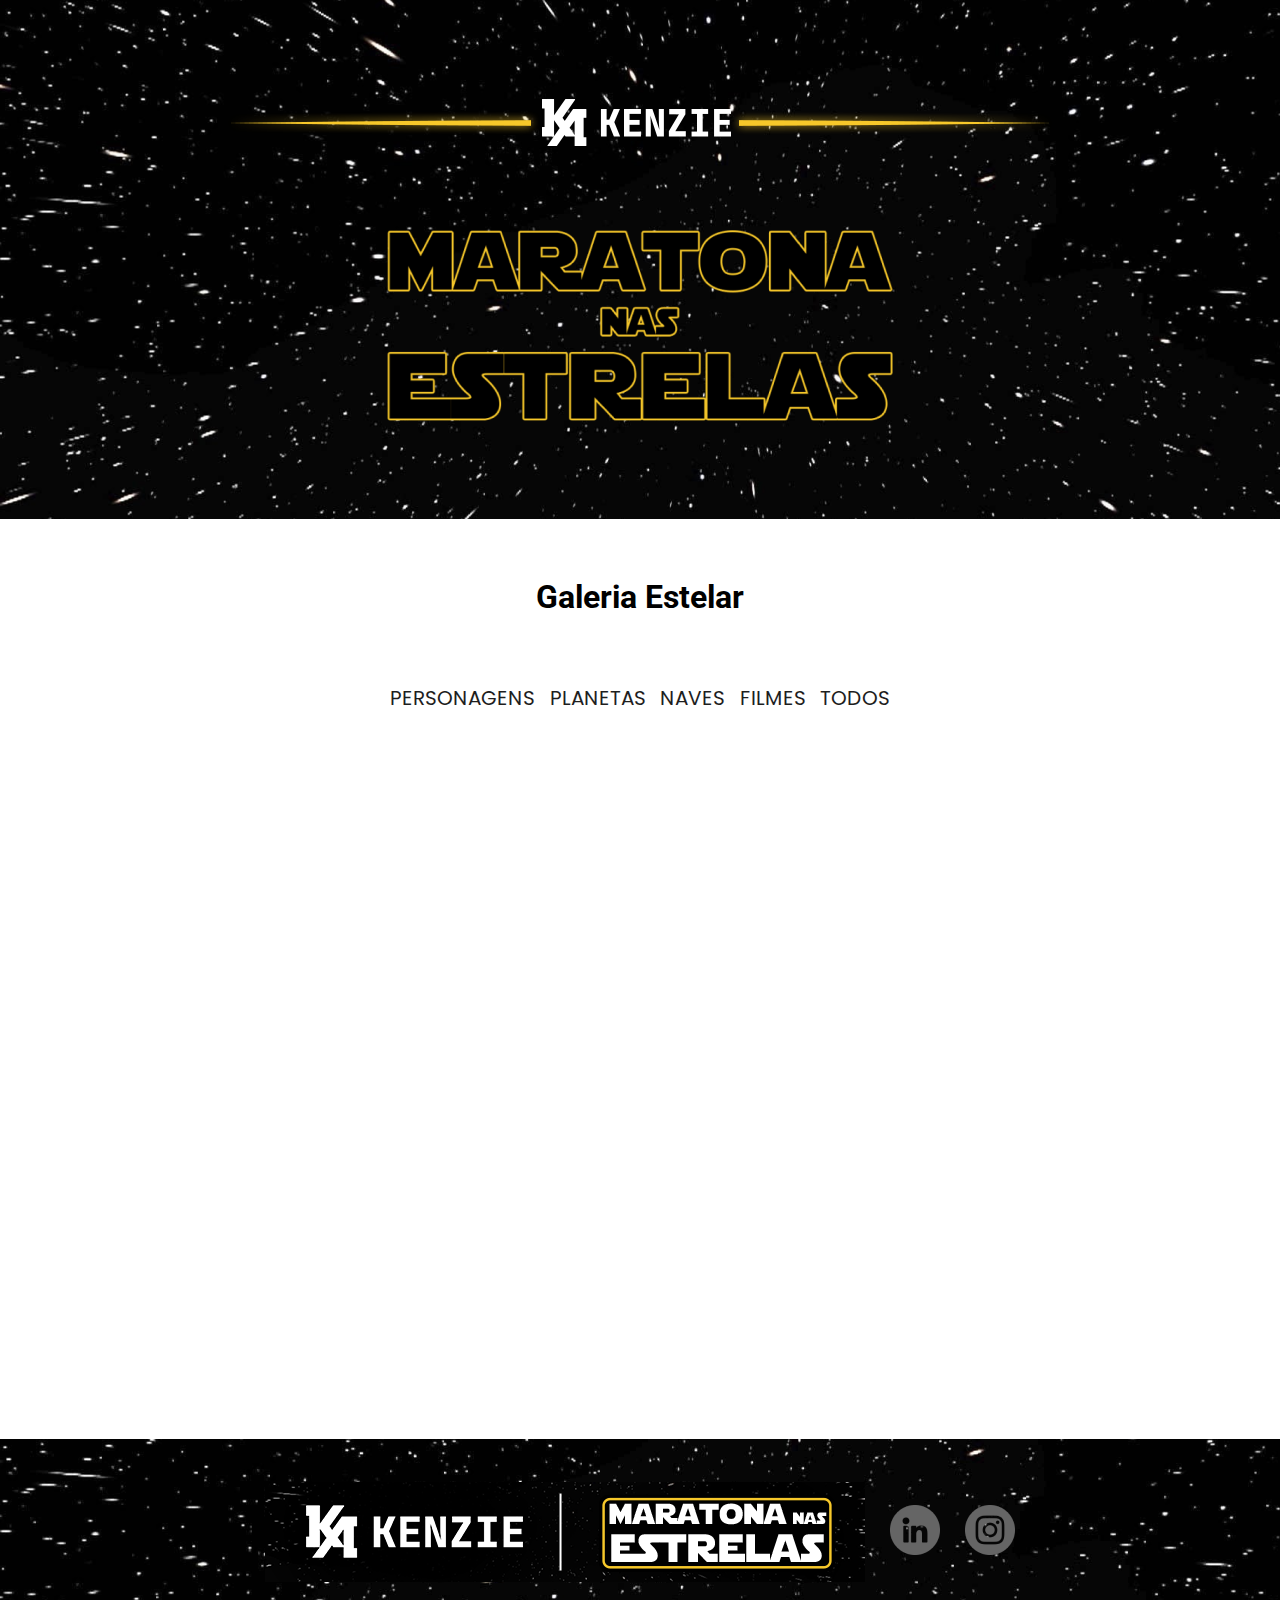
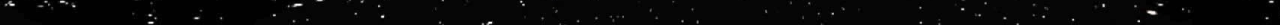
<file: Maratona nas Estrelas - Kenzie/index.html>
<!DOCTYPE html>
<html lang="pt-br">
  <head>
    <meta charset="UTF-8" />
    <meta http-equiv="X-UA-Compatible" content="IE=edge" />
    <meta name="viewport" content="width=device-width, initial-scale=1.0" />
    <link rel="preconnect" href="https://fonts.googleapis.com" />
    <link rel="preconnect" href="https://fonts.gstatic.com" crossorigin />
    <link rel="icon" href="./assets/estrela.png" />
    <link
      href="https://fonts.googleapis.com/css2?family=Poppins:wght@100;200;300;400;500;600;700;800&family=Roboto:wght@100;300;400;500;700;900&display=swap"
      rel="stylesheet"
    />
    <link rel="stylesheet" href="./styles/global.css" />
    <link rel="stylesheet" href="./styles/style.css" />
    <title>Maratona nas Estrelas - Kenzie</title>
  </head>
  <body>
    <header>
      <div class="container header-position">
        <a href="https://kenzie.com.br/" target="_blank">
          <img src="./assets/header-logo.png" alt="logotipo_kenzie" />
        </a>

        <img
          src="./assets/header-description.png"
          alt="logotipo_maratona nas estrelas"
        />
      </div>
    </header>
    <main>
      <div class="container">
        <h1>Galeria Estelar</h1>

        <!-- NAV BAR-->
        <nav>
          <ul class="navBar">
            <li>PERSONAGENS</li>
            <li>PLANETAS</li>
            <li>NAVES</li>
            <li>FILMES</li>
            <li>TODOS</li>
          </ul>
        </nav>

        <!-- CARDS LIST -->
        <ul id="cardList">
          <!-- LIST ITEM  -->
          <li class="card flip">
            <!-- FRONT CARD  -->
            <div class="face front">
              <div class="titleCard">ANAKIN SKYWALKER</div>
              <ul class="cardData">
                <li>Ano de Nascimento: 19BBY</li>
                <li>Planeta : TATOOINE</li>
              </ul>
            </div>

            <!-- BACK CARD  -->
            <div class="face back">
              <div class="titleCard">ANAKIN SKYWALKER</div>
              <img src="./assets/starduck.png" alt="starduck" />
            </div>
          </li>
        </ul>
      </div>
    </main>
    <footer>
      <div class="container footer-position">
        <img src="./assets/footer-logo.png" alt="logotipo_kenzie" />

        <a
          href="https://www.linkedin.com/school/kenzieacademybr/mycompany/"
          target="_blank"
        >
          <img src="./assets/Linkedin icon.png" alt="logotipo_linkedin" />
        </a>
        <a
          href="https://www.instagram.com/kenzieacademybr/?hl=eny"
          target="_blank"
        >
          <img src="./assets/Instagram icon.png" alt="logotipo_instagram" />
        </a>
      </div>
    </footer>

    <script src="./scripts/script.js"></script>
  </body>
</html>
</file>
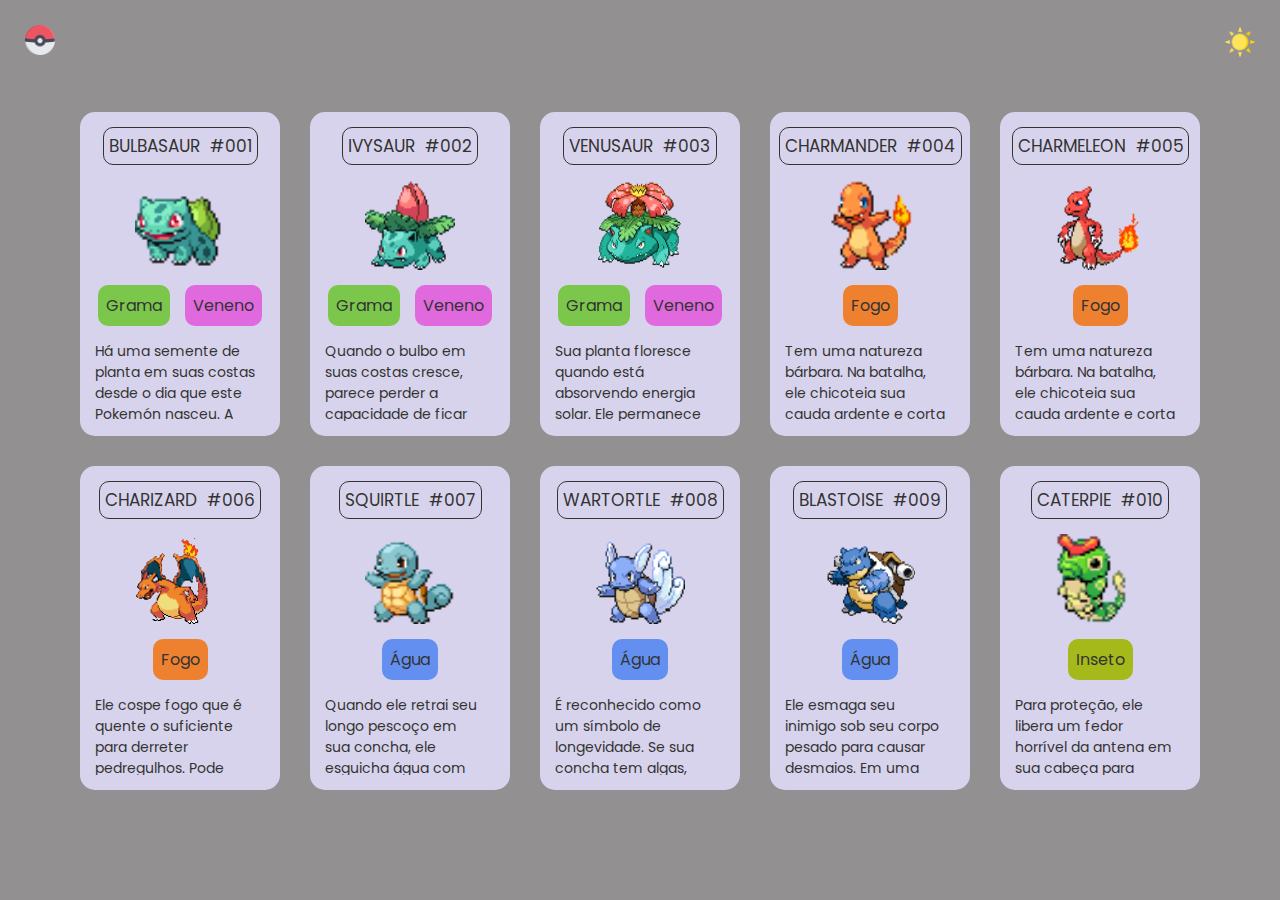
<file: Projeto Pokemon/index.html>
<!DOCTYPE html>
<html lang="en">
<head>
    <meta charset="UTF-8">
    <meta http-equiv="X-UA-Compatible" content="IE=edge">
    <meta name="viewport" content="width=device-width, initial-scale=1.0">
    <link rel="preconnect" href="https://fonts.googleapis.com">
    <link rel="preconnect" href="https://fonts.gstatic.com" crossorigin="">
    <link href="https://fonts.googleapis.com/css2?family=Poppins:wght@300;500;800&amp;display=swap" rel="stylesheet">
    <link rel="stylesheet" href="./src/css/reset.css">
    <link rel="stylesheet" href="./src/css/styles.css">
    <link rel="stylesheet" href="./src/css/scrollbar.css">
    <title>Listagem Pokemón</title>
</head>
<body>
    <header>
        <a href="#">
        <img src="./src/imagens/pokeball.png" alt="pokebola" class="logo">
        </a>
        <button id="botao-alterar-tema">
            <img src="./src/imagens/sun.png" alt="imagem do sol" class="imagem-botao">
        </button>   
    </header>
    <main>
        <ul class="listagem-pokemon">
            <li class="cartao-pokemon">
                <div class="informacoes">
                    <span>Bulbasaur</span>
                    <span>#001</span>
                </div>

                <img src="./src/imagens/bulbasaur.gif" alt="gif" class="gif">

                <ul class="tipos">
                    <li class="tipo grama">Grama</li>
                    <li class="tipo veneno">Veneno</li>
                </ul>
                <p class="descricao">Há uma semente de planta em suas costas desde o dia que este Pokemón nasceu. A semente cresce lentamente.</p>
            </li>

            <li class="cartao-pokemon">
                <div class="informacoes">
                    <span>Ivysaur</span>
                    <span>#002</span>
                </div>

                <img src="./src/imagens/ivysaur.gif" alt="gif" class="gif">

                <ul class="tipos">
                    <li class="tipo grama">Grama</li>
                    <li class="tipo veneno">Veneno</li>
                </ul>
                <p class="descricao">Quando o bulbo em suas costas cresce, parece perder a capacidade de ficar de pé em suas patas traseiras.</p>
            </li>

            <li class="cartao-pokemon">
                <div class="informacoes">
                    <span>Venusaur</span>
                    <span>#003</span>
                </div>

                <img src="./src/imagens/venusaur.gif" alt="gif" class="gif">

                <ul class="tipos">
                    <li class="tipo grama">Grama</li>
                    <li class="tipo veneno">Veneno</li>
                </ul>
                <p class="descricao">Sua planta floresce quando está absorvendo energia solar. Ele permanece em movimento para buscar a luz solar.</p>
            </li>

            <li class="cartao-pokemon">
                <div class="informacoes">
                    <span>Charmander</span>
                    <span>#004</span>
                </div>

                <img src="./src/imagens/charmander.gif" alt="gif" class="gif">

                <ul class="tipos">
                    <li class="tipo fogo">Fogo</li>
                </ul>
                <p class="descricao">Tem uma natureza bárbara. Na batalha, ele chicoteia sua cauda ardente e corta com garras afiadas.</p>
            </li>

            <li class="cartao-pokemon">
                <div class="informacoes">
                    <span>Charmeleon</span>
                    <span>#005</span>
                </div>

                <img src="./src/imagens/charmeleon.gif" alt="gif" class="gif">

                <ul class="tipos">
                    <li class="tipo fogo">Fogo</li>
                </ul>
                <p class="descricao">Tem uma natureza bárbara. Na batalha, ele chicoteia sua cauda ardente e corta com garras afiadas.</p>
            </li>

            <li class="cartao-pokemon">
                <div class="informacoes">
                    <span>Charizard</span>
                    <span>#006</span>
                </div>

                <img src="./src/imagens/charizard.gif" alt="gif" class="gif">

                <ul class="tipos">
                    <li class="tipo fogo">Fogo</li>
                </ul>
                <p class="descricao">Ele cospe fogo que é quente o suficiente para derreter pedregulhos. Pode causar incêndios florestais soprando chamas.</p>
            </li>

            <li class="cartao-pokemon">
                <div class="informacoes">
                    <span>Squirtle</span>
                    <span>#007</span>
                </div>

                <img src="./src/imagens/squirtle.gif" alt="gif" class="gif">

                <ul class="tipos">
                    <li class="tipo agua">Água</li>
                </ul>
                <p class="descricao">Quando ele retrai seu longo pescoço em sua concha, ele esguicha água com força vigorosa.</p>
            </li>

            <li class="cartao-pokemon">
                <div class="informacoes">
                    <span>Wartortle</span>
                    <span>#008</span>
                </div>

                <img src="./src/imagens/wartortle.gif" alt="gif" class="gif">

                <ul class="tipos">
                    <li class="tipo agua">Água</li>
                </ul>
                <p class="descricao">É reconhecido como um símbolo de longevidade. Se sua concha tem algas, esse Wartortle é muito antigo.</p>
            </li>

            <li class="cartao-pokemon">
                <div class="informacoes">
                    <span>Blastoise</span>
                    <span>#009</span>
                </div>

                <img src="./src/imagens/blastoise.gif" alt="gif" class="gif">

                <ul class="tipos">
                    <li class="tipo agua">Água</li>
                </ul>
                <p class="descricao">Ele esmaga seu inimigo sob seu corpo pesado para causar desmaios. Em uma pitada, ele se retirará dentro de sua concha.</p>
            </li>

            <li class="cartao-pokemon">
                <div class="informacoes">
                    <span>Caterpie</span>
                    <span>#010</span>
                </div>

                <img src="./src/imagens/caterpie.gif" alt="gif" class="gif">

                <ul class="tipos">
                    <li class="tipo inseto">Inseto</li>
                </ul>
                <p class="descricao">Para proteção, ele libera um fedor horrível da antena em sua cabeça para afastar os inimigos.</p>
            </li>
        </ul>
    </main>
    <script src="./js/script.js"></script>
</body>
</html>
</file>
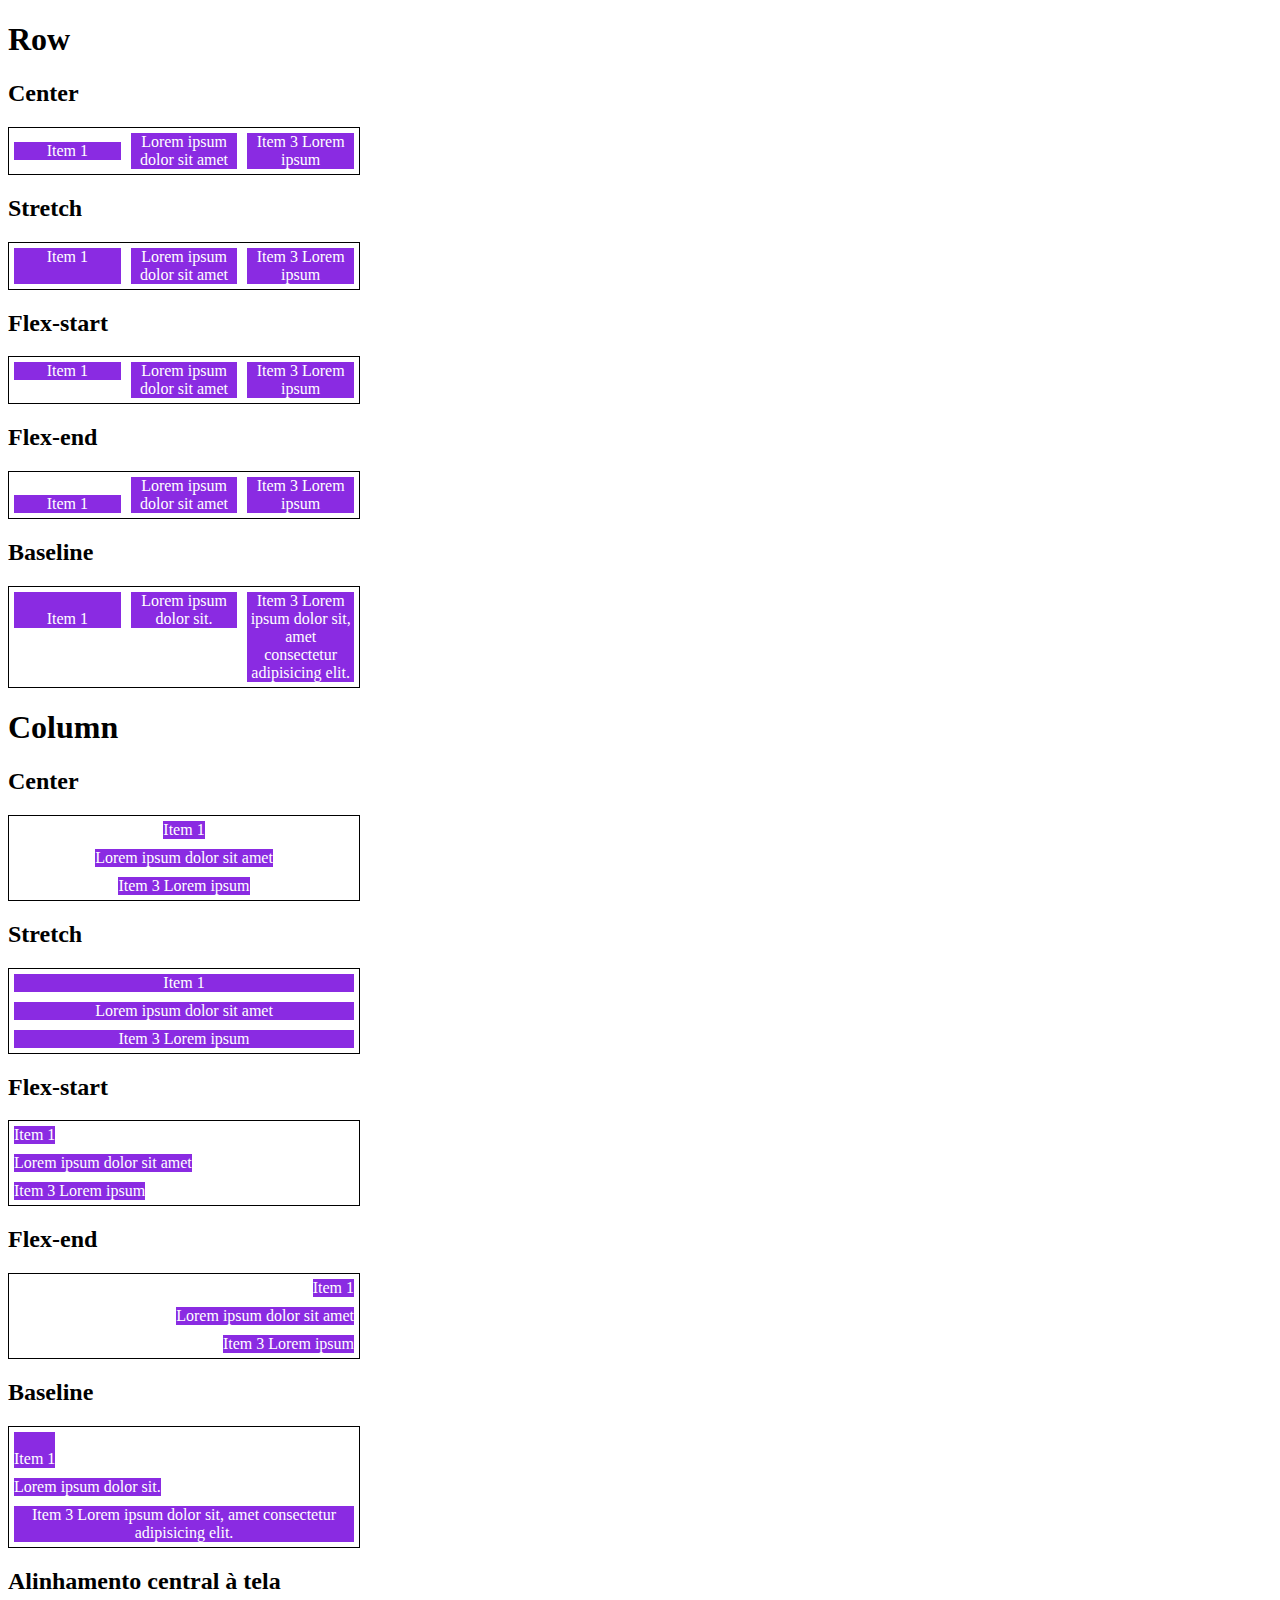
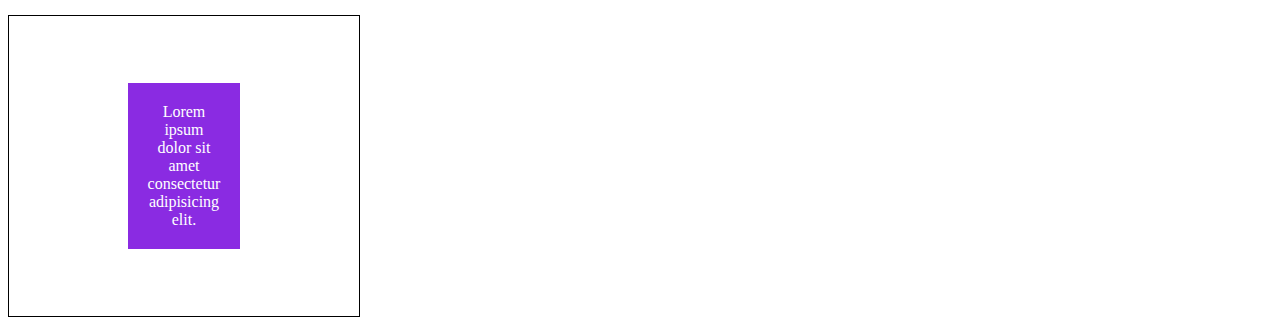
<file: Posicionando elementos com Flexbox em CSS/Align Items/index.html>
<!DOCTYPE html>
<html lang="en">
<head>
    <meta charset="UTF-8">
    <meta http-equiv="X-UA-Compatible" content="IE=edge">
    <meta name="viewport" content="width=device-width, initial-scale=1.0">
    <link rel="stylesheet" href="./styles.css">
    <title>Align-Items</title>
</head>
<body>
    <h1>Row</h1>
    <h2>Center</h2>
    <section class="container center">
        <div class="item">Item 1</div>
        <div class="item">Lorem ipsum dolor sit amet
        </div>
        <div class="item">Item 3 Lorem ipsum</div>
    </section>

    <h2>Stretch</h2>
    <section class="container stretch">
        <div class="item">Item 1</div>
        <div class="item">Lorem ipsum dolor sit amet
        </div>
        <div class="item">Item 3 Lorem ipsum</div>
    </section>

    <h2>Flex-start</h2>
    <section class="container flex-start">
        <div class="item">Item 1</div>
        <div class="item">Lorem ipsum dolor sit amet
        </div>
        <div class="item">Item 3 Lorem ipsum</div>
    </section>

    <h2>Flex-end</h2>
    <section class="container flex-end">
        <div class="item">Item 1</div>
        <div class="item">Lorem ipsum dolor sit amet
        </div>
        <div class="item">Item 3 Lorem ipsum</div>
    </section>

    <h2>Baseline</h2>
    <section class="container baseline">
        <div class="item"><br>Item 1</div>
        <div class="item">Lorem ipsum dolor sit.
        </div>
        <div class="item">Item 3 Lorem ipsum dolor sit, amet consectetur adipisicing elit.</div>
    </section>

    <h1>Column</h1>
    <h2>Center</h2>
    <section class="container center column">
        <div class="item">Item 1</div>
        <div class="item">Lorem ipsum dolor sit amet
        </div>
        <div class="item">Item 3 Lorem ipsum</div>
    </section>

    <h2>Stretch</h2>
    <section class="container stretch column">
        <div class="item">Item 1</div>
        <div class="item">Lorem ipsum dolor sit amet
        </div>
        <div class="item">Item 3 Lorem ipsum</div>
    </section>

    <h2>Flex-start</h2>
    <section class="container flex-start column">
        <div class="item">Item 1</div>
        <div class="item">Lorem ipsum dolor sit amet
        </div>
        <div class="item">Item 3 Lorem ipsum</div>
    </section>

    <h2>Flex-end</h2>
    <section class="container flex-end column">
        <div class="item">Item 1</div>
        <div class="item">Lorem ipsum dolor sit amet
        </div>
        <div class="item">Item 3 Lorem ipsum</div>
    </section>

    <h2>Baseline</h2>
    <section class="container baseline column">
        <div class="item"><br>Item 1</div>
        <div class="item">Lorem ipsum dolor sit.
        </div>
        <div class="item">Item 3 Lorem ipsum dolor sit, amet consectetur adipisicing elit.</div>
    </section>

    <h2>Alinhamento central à tela</h2>
    <section class="container central center">
        <div class="item">Lorem ipsum dolor sit amet consectetur adipisicing elit.</div>
    </section>
</body>
</html>
</file>
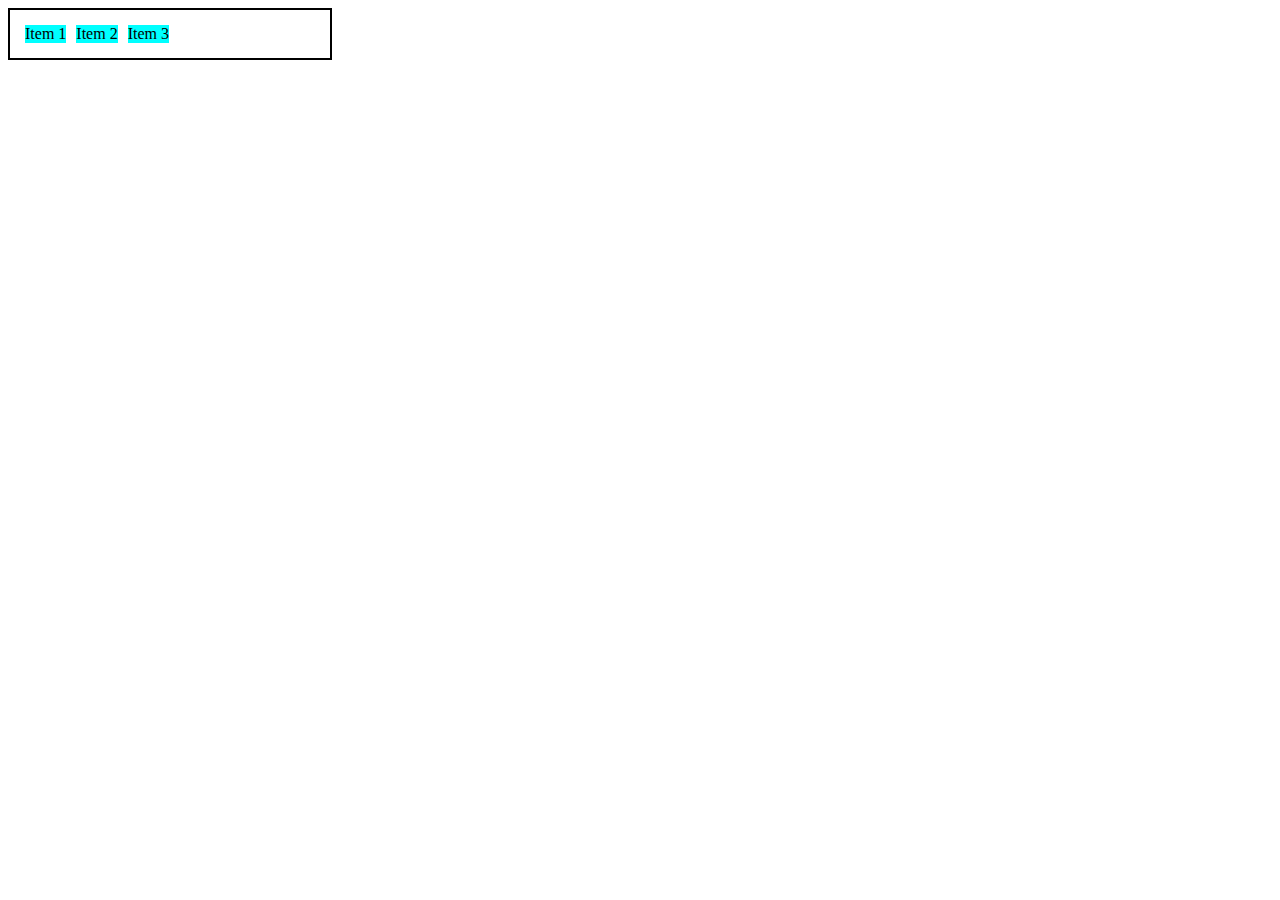
<file: Posicionando elementos com Flexbox em CSS/Display Flex/index.html>
<!DOCTYPE html>
<html lang="en">
<head>
    <meta charset="UTF-8">
    <meta http-equiv="X-UA-Compatible" content="IE=edge">
    <meta name="viewport" content="width=device-width, initial-scale=1.0">
    <link rel="stylesheet" href="./styless.css">
    <title>Fundamentos - Display Flex</title>
</head>
<body>
<div class="flex">
    <div class="item">Item 1</div>
    <div class="item">Item 2</div>
    <div class="item">Item 3</div>
</div>
</body>
</html>
</file>
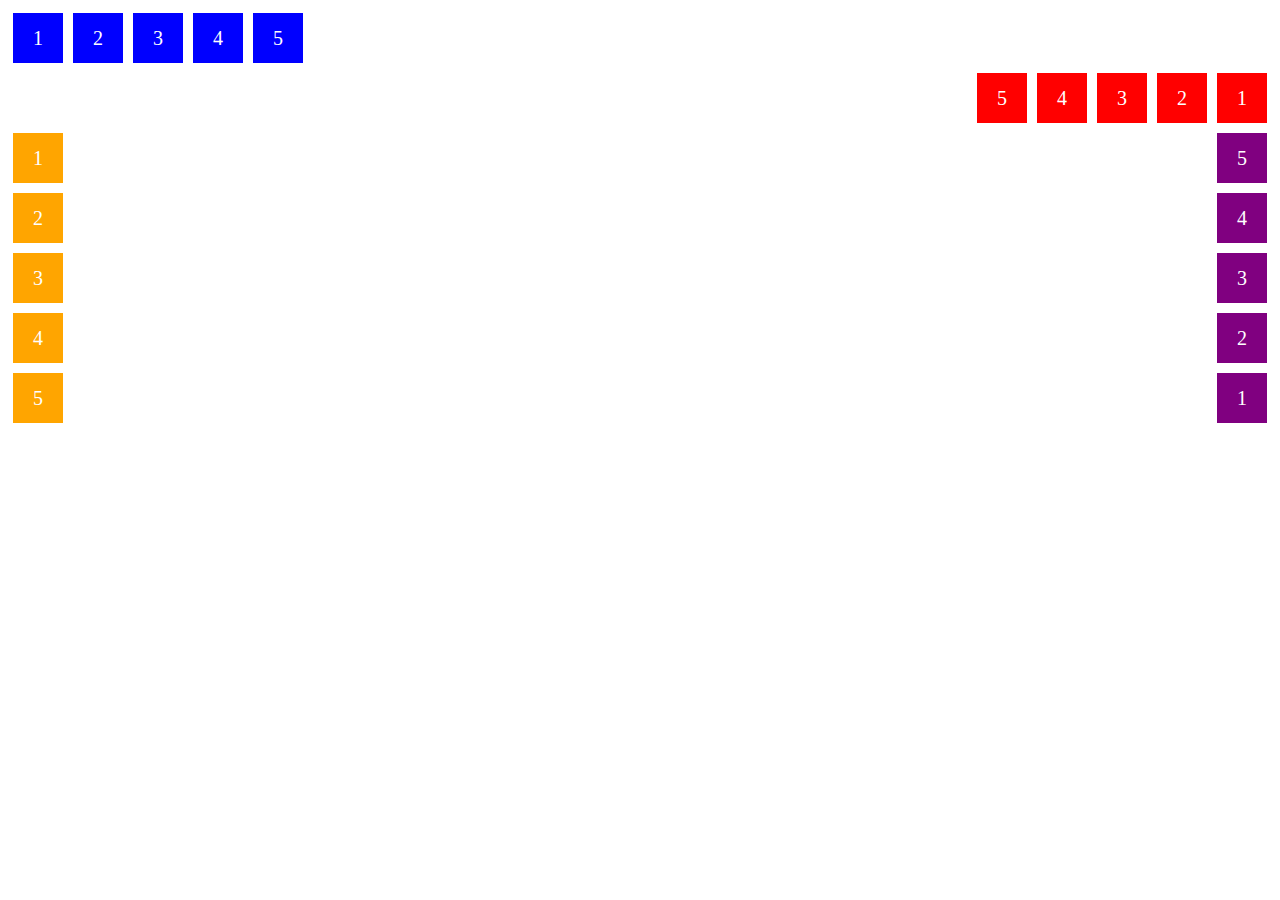
<file: Posicionando elementos com Flexbox em CSS/Flex Direction/index.html>
<!DOCTYPE html>
<html lang="en">
<head>
    <meta charset="UTF-8">
    <meta http-equiv="X-UA-Compatible" content="IE=edge">
    <meta name="viewport" content="width=device-width, initial-scale=1.0">
    <link rel="stylesheet" href="./styles.css">
    <title>Flex Direction</title>
</head>
<body>
    <ul class="flex-container row">
        <li class="flex-item">1</li>
        <li class="flex-item">2</li>
        <li class="flex-item">3</li>
        <li class="flex-item">4</li>
        <li class="flex-item">5</li>
    </ul>

    <ul class="flex-container row-reverse">
        <li class="flex-item">1</li>
        <li class="flex-item">2</li>
        <li class="flex-item">3</li>
        <li class="flex-item">4</li>
        <li class="flex-item">5</li>
    </ul>

    <ul class="flex-container column">
        <li class="flex-item">1</li>
        <li class="flex-item">2</li>
        <li class="flex-item">3</li>
        <li class="flex-item">4</li>
        <li class="flex-item">5</li>
    </ul>

    <ul class="flex-container column-reverse">
        <li class="flex-item">1</li>
        <li class="flex-item">2</li>
        <li class="flex-item">3</li>
        <li class="flex-item">4</li>
        <li class="flex-item">5</li>
    </ul>
</body>
</html>
</file>
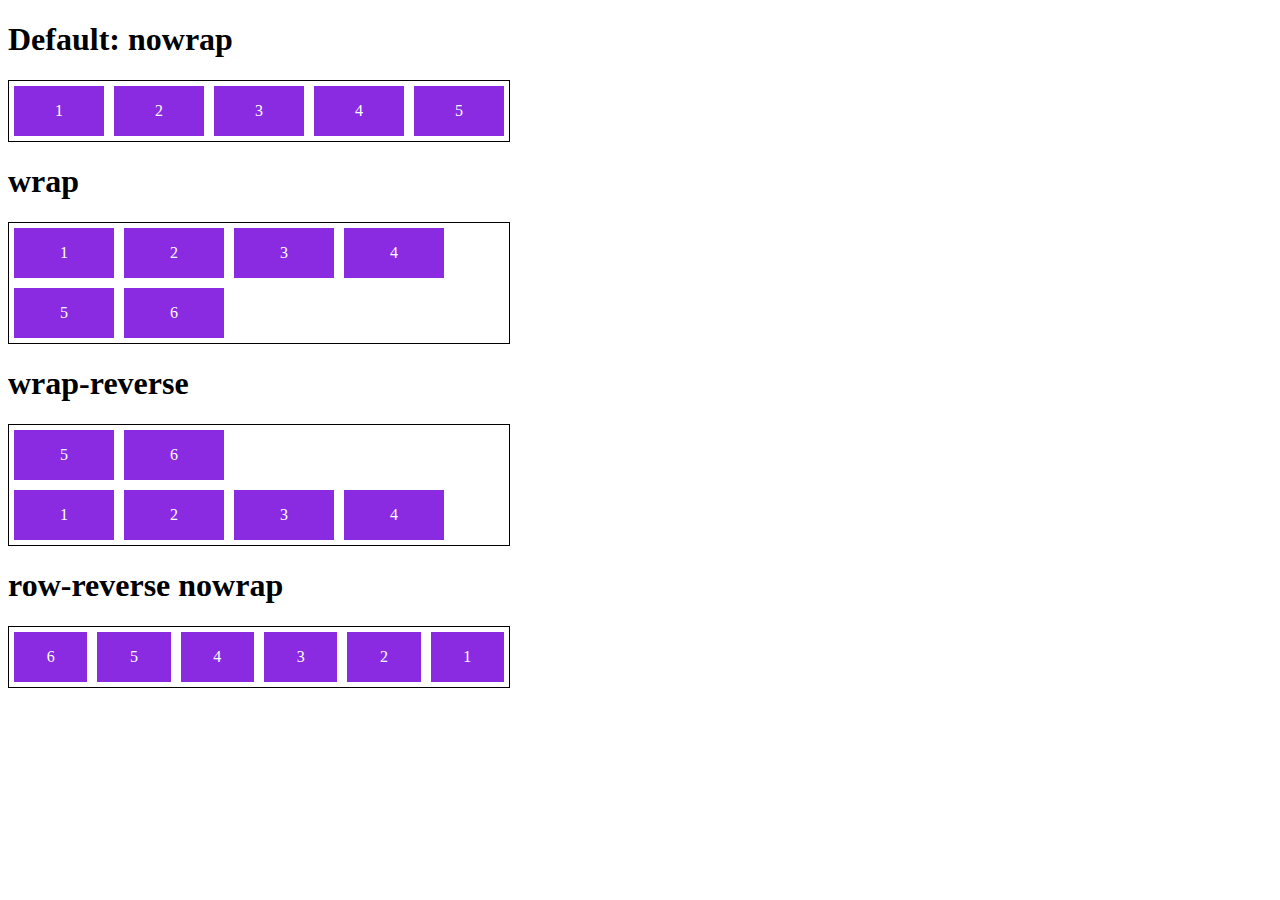
<file: Posicionando elementos com Flexbox em CSS/Flex Flow/index.html>
<!DOCTYPE html>
<html lang="en">
<head>
    <meta charset="UTF-8">
    <meta http-equiv="X-UA-Compatible" content="IE=edge">
    <meta name="viewport" content="width=device-width, initial-scale=1.0">
    <link rel="stylesheet" href="./styles.css">
    <title>Flex Flow</title>
</head>
<body>
    <h1>Default: nowrap</h1>
    <div class="flex-container default">
        <div class="item">1</div>
        <div class="item">2</div>
        <div class="item">3</div>
        <div class="item">4</div>
        <div class="item">5</div>
    </div>

    <h1>wrap</h1>
    <div class="flex-container wrap">
        <div class="item">1</div>
        <div class="item">2</div>
        <div class="item">3</div>
        <div class="item">4</div>
        <div class="item">5</div>
        <div class="item">6</div>
    </div>

    <h1>wrap-reverse</h1>
    <div class="flex-container wrap-reverse">
        <div class="item">1</div>
        <div class="item">2</div>
        <div class="item">3</div>
        <div class="item">4</div>
        <div class="item">5</div>
        <div class="item">6</div>
    </div>

    <h1>row-reverse nowrap</h1>
    <div class="flex-container r-nowrap">
        <div class="item">1</div>
        <div class="item">2</div>
        <div class="item">3</div>
        <div class="item">4</div>
        <div class="item">5</div>
        <div class="item">6</div>
    </div>
</body>
</html>
</file>
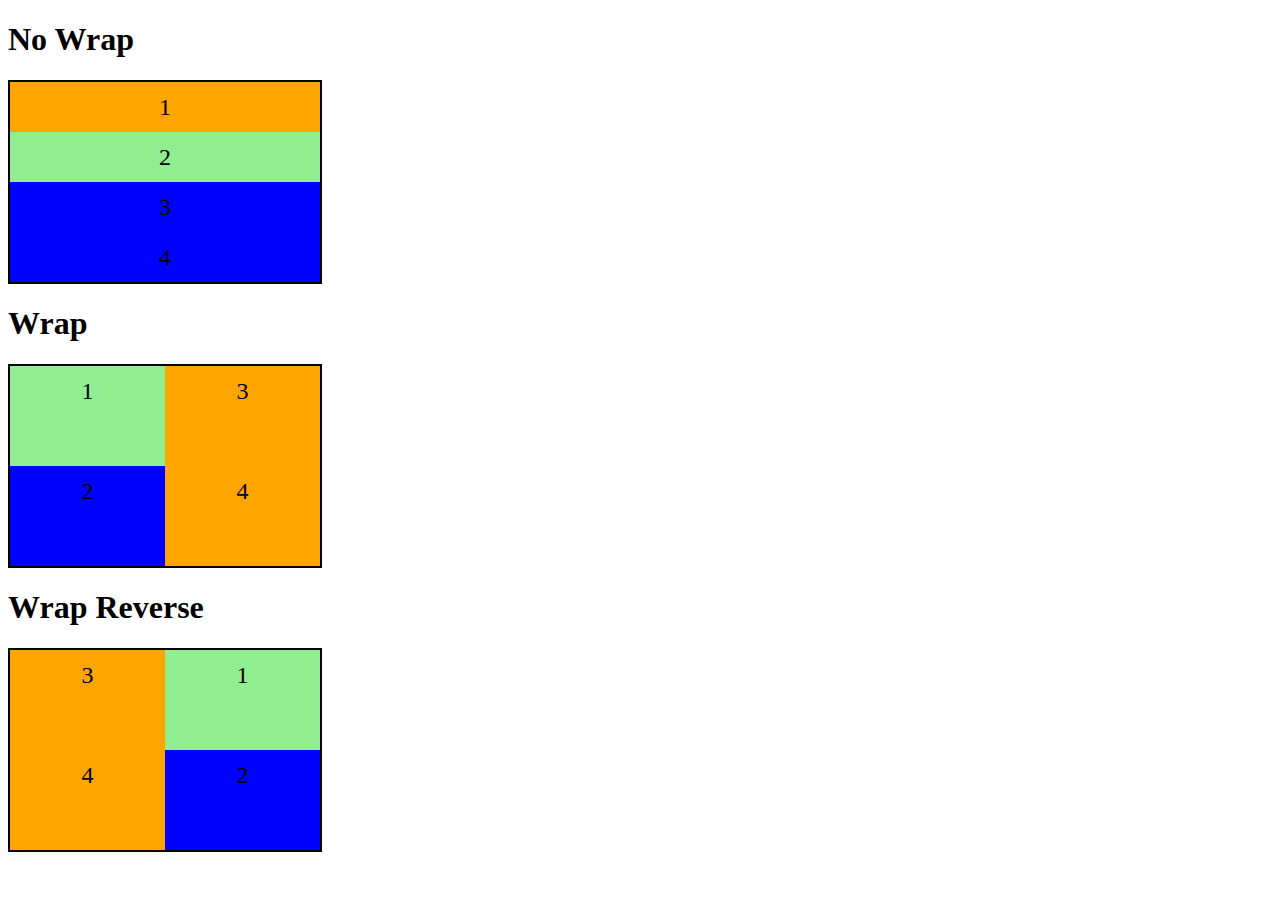
<file: Posicionando elementos com Flexbox em CSS/Flex-wrap/index.html>
<!DOCTYPE html>
<html lang="en">
<head>
    <meta charset="UTF-8">
    <meta http-equiv="X-UA-Compatible" content="IE=edge">
    <meta name="viewport" content="width=device-width, initial-scale=1.0">
    <link rel="stylesheet" href="./styles.css">
    <title>Fundamento Flex Wrap</title>
</head>
<body>
    <h1>No Wrap</h1>

    <div class="flex-container nowrap">
        <div class="item orange">1</div>
        <div class="item green">2</div>
        <div class="item blue">3</div>
        <div class="item blue">4</div>
    </div>

    <h1>Wrap</h1>

    <div class="flex-container wrap">
        <div class="item green">1</div>
        <div class="item blue">2</div>
        <div class="item orange">3</div>
        <div class="item orange">4</div>
    </div>

    <h1>Wrap Reverse</h1>

    <div class="flex-container wrap-reverse">
        <div class="item green">1</div>
        <div class="item blue">2</div>
        <div class="item orange">3</div>
        <div class="item orange">4</div>
    </div>
</body>
</html>
</file>
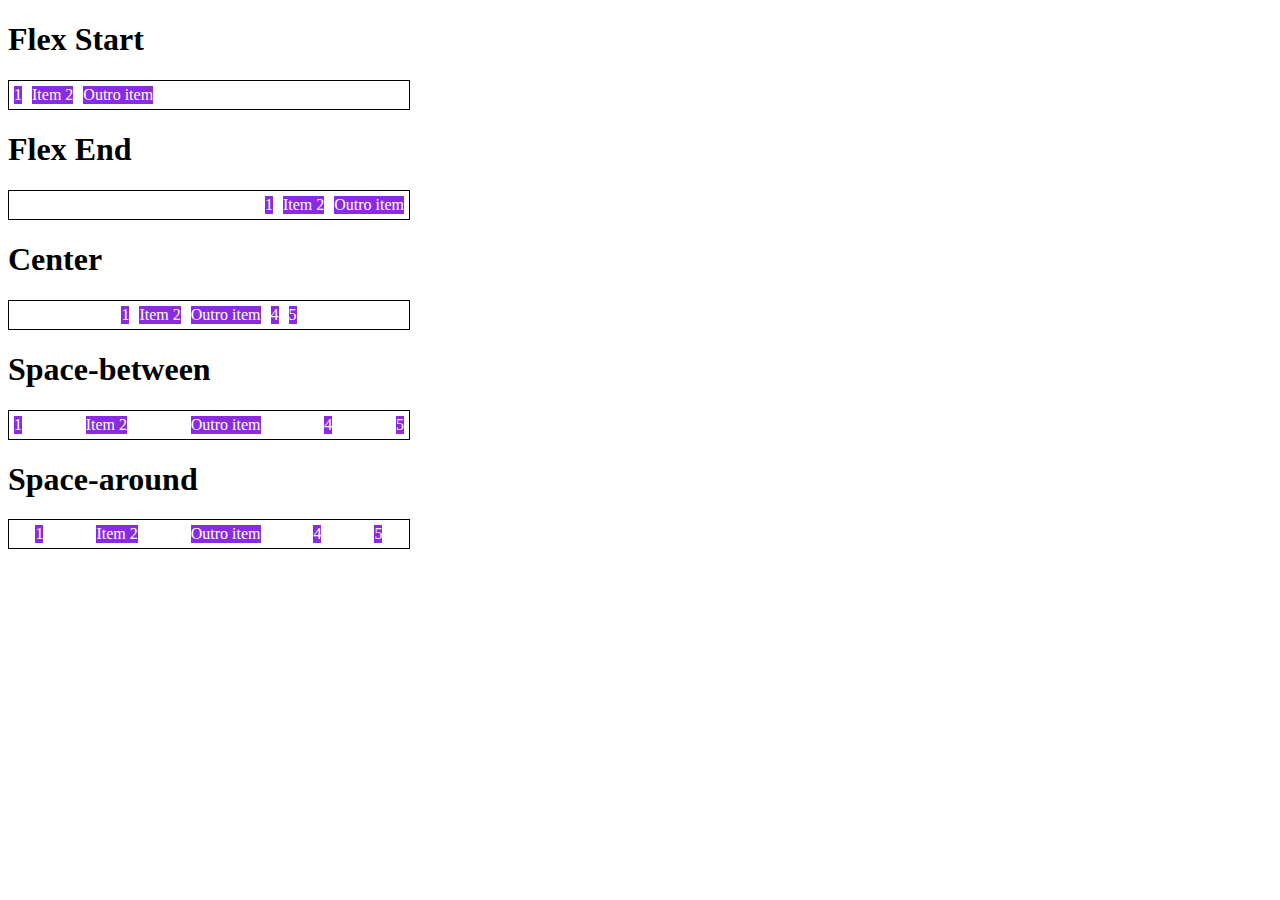
<file: Posicionando elementos com Flexbox em CSS/Justify Content/index.html>
<!DOCTYPE html>
<html lang="en">
<head>
    <meta charset="UTF-8">
    <meta http-equiv="X-UA-Compatible" content="IE=edge">
    <meta name="viewport" content="width=device-width, initial-scale=1.0">
    <link rel="stylesheet" href="./styles.css">
    <title>Justify Content</title>
</head>
<body>
    <h1>Flex Start</h1>
    <section class="container flex-start">
        <div class="item">1</div>
        <div class="item">Item 2</div>
        <div class="item">Outro item</div>
    </section>

    <h1>Flex End</h1>
    <section class="container flex-end">
        <div class="item">1</div>
        <div class="item">Item 2</div>
        <div class="item">Outro item</div>
    </section>

    <h1>Center</h1>
    <section class="container center">
        <div class="item">1</div>
        <div class="item">Item 2</div>
        <div class="item">Outro item</div>
        <div class="item">4</div>
        <div class="item">5</div>
    </section>

    <h1>Space-between</h1>
    <section class="container space-between">
        <div class="item">1</div>
        <div class="item">Item 2</div>
        <div class="item">Outro item</div>
        <div class="item">4</div>
        <div class="item">5</div>
    </section>

    <h1>Space-around</h1>
    <section class="container space-around">
        <div class="item">1</div>
        <div class="item">Item 2</div>
        <div class="item">Outro item</div>
        <div class="item">4</div>
        <div class="item">5</div>
    </section>
</body>
</html>
</file>
<file: Maratona nas Estrelas - Kenzie/styles/global.css>
* {
  padding: 0;
  margin: 0;
  border: 0;
  box-sizing: border-box;
  list-style: none;
  text-decoration: none;
}

img {
  max-width: 100%;
}

:root {
  --color-primary: #f0d800;
  --color-grey-1: #707070;
  --color-grey-2: #ffffff;
  --color-grey-3: #1e1e1e;
  --color-title-1: #000000;
  --text-color-1: #c7c7c7cc;
}

body {
  font-family: "Roboto", sans-serif;
  width: 100vw;
  height: 100vh;
}
</file>
<file: Maratona nas Estrelas - Kenzie/styles/style.css>
/* CONFIGURAÇÕES GERAIS */
.container {
  width: 90vw;
  margin: 0 auto;
}

/*HEADER*/
header {
  height: 519px;
  background-image: url("../assets/header-bg.png");
}

.header-position {
  display: flex;
  flex-direction: column;
  align-items: center;
  justify-content: center;
  height: 100%;
  gap: 80px;
}

/*MAIN*/
h1 {
  font-size: 32px;
  font-weight: 700;
  line-height: 37.5px;
  text-align: center;
  color: var(--color-title-1);
  margin: 60px 0 60px 0;
}

/*NAV BAR*/
nav {
  margin: 0 auto;
  width: 40vw;
}

.navBar {
  display: flex;
  align-items: center;
  justify-content: space-between;
}

.navBar > li {
  font-family: Poppins;
  color: var(--color-grey-3);
  font-size: 20px;
  font-weight: 400;
  line-height: 30px;
  border: 6px solid transparent;
}

.navBar > li:hover {
  border-bottom: 6px solid var(--color-primary);
  cursor: pointer;
}

/*CARD LIST*/
#cardList {
  height: 600px;
  width: 60vw;
  margin: 60px auto;
  overflow: auto;
  gap: 20px;
  display: flex;
  flex-wrap: wrap;
  align-items: center;
  justify-content: space-around;
}

#cardList::-webkit-scrollbar {
  border-radius: 20px;
  background-color: var(--color-grey-3);
  border: 3px solid var(--color-grey-2);
}

/* CARD*/

.card {
  height: 220px;
  width: 360px;
  border-radius: 5px;
  transform-style: preserve-3d;
  border: 4px solid transparent;
}

.flip {
  transform: rotateY(180deg);
}

.face {
  height: 100%;
  width: 100%;
  display: flex;
  justify-content: center;
  align-items: center;
  position: absolute;
}

.titleCard {
  background-color: var(--color-primary);
  height: 46px;
  width: 100%;
  border-radius: 5px;
  font-size: 20px;
  font-weight: 400;
  line-height: 23px;
  text-align: center;
  padding: 10px;
}

.cardData {
  height: 174px;
  display: flex;
  flex-direction: column;
  align-items: center;
  justify-content: center;
  gap: 20px;
}

.front,
.back {
  border-radius: 5px;
  display: flex;
  flex-direction: column;
  background-image: url("../assets/card-bg.png");
  backface-visibility: hidden;
}

.front {
  transform: rotateY(180deg);
}

.cardData > li,
.cardData > ul,
.cardData > ul > li {
  width: 160px;
  color: var(--color-primary);
  font-size: 16px;
  font-weight: 700;
  line-height: 24px;
  text-align: left;
}

.front > p {
  font-size: 20px;
  font-weight: 400;
  line-height: 23px;
  text-align: left;
}

/* FOOTER */

footer {
  height: 186px;
  background-image: url("../assets/footer-bg.png");
  display: flex;
  justify-content: center;
  align-items: center;
  margin: auto;
}

.footer-position {
  display: flex;
  flex-direction: row;
  align-items: center;
  margin: auto;
  justify-content: center;
  gap: 25px;
}

/* MOBILE */
@media (max-width: 600px) {
  h2 {
    margin: 30px 0 30px 0;
  }

  ul {
    flex-direction: column;
    gap: 20px;
  }

  .cardList {
    display: flex;
    flex-wrap: nowrap;
  }
}
</file>
<file: Projeto Pokemon/src/css/styles.css>
body {
    font-family: 'Poppins', sans-serif;
    max-width: 1280px;
    margin: 0 auto;
    background-color: #5e5b5bad;
    color: #333333;
}

body.modo-escuro {
    background-color: #212121 ;
    color: #f5f5f5;
}

header {
    display: flex;
    justify-content: space-between;
    padding: 25px;
}

header .logo,
header .imagem-botao {
    width: 30px;
    transition: 0.2s ease-in-out;
}

header #botao-alterar-tema {
    background: none;
    border: none;
}

header .logo:hover,
header .imagem-botao:hover, 
main .cartao-pokemon:hover{
    transform: scale(1.05);
    cursor: pointer;
}

main {
    padding: 25px;
}

main .listagem-pokemon {
    display: flex;
    flex-wrap: wrap;
    gap: 30px;
    justify-content: center;
}

main .cartao-pokemon {
    background-color: #d8d3ec;
    width: 200px;
    padding: 15px;
    display: flex;
    flex-direction: column;
    align-items: center;
    gap: 15px;
    border-radius: 15px;
    transition: 0.2s ease-in-out;
}

main .cartao-pokemon:hover {
    background-color: #96e9e6;
}

.modo-escuro .cartao-pokemon {
    background-color: #a8a8a8;
}

main .cartao-pokemon .informacoes {
    display: flex;
    justify-content: space-between;
    border: 1px solid #333333;
    border-radius: 10px;
}

main .cartao-pokemon .informacoes span {
    padding: 5px;
    text-transform: uppercase;
    font-size: 17px
}

main .cartao-pokemon .gif {
    width: 90px;
    height: 90px;
}

main .cartao-pokemon .tipos {
    display: flex;
    gap: 15px;
}

main .cartao-pokemon .tipo {
    padding: 8px;
    border-radius: 10px;
}

.grama {
    background-color: #7ac74c;
}

.veneno {
    background-color: #df67ddfb;
}

.fogo {
    background-color: #ee8130;
}

.agua {
    background-color: #6390f0;
}

.inseto {
    background-color: #a6b91a;
}

main .descricao {
    max-height: 80px;
    overflow-y: scroll;
    font-size: 14px;
    padding-right: 10px;
}
</file>
<file: Projeto Pokemon/src/css/scrollbar.css>
*::-webkit-scrollbar {
    width: 8px;
}

*::-webkit-scrollbar-track{
    background: #f1e9e9;
    border-radius: 10px;
}

*::-webkit-scrollbar-thumb {
    background-color: #582965;
    border-radius: 10px;
    border: 3px solid #7e7c7c;
}
</file>
<file: Posicionando elementos com Flexbox em CSS/Align Items/styles.css>
.container {
    max-width: 350px;
    border: 1px solid black;
    display: flex;
}

.item {
    background-color: blueviolet;
    margin: 5px;
    color: white;
    text-align: center;
    flex: 1;
}

.flex {
    flex: 1;
}

.center {
    align-items: center;
}

.stretch {
    align-items: stretch;
}

.flex-start {
    align-items: flex-start;
}

.flex-end {
    align-items: flex-end;
}

.baseline {
    align-items: baseline;
}

.column {
    flex-direction: column;
}

.central {
    height: 300px;
    justify-content: center;
}

.central .item{
    flex: 0;
    padding: 20px;
}
</file>
<file: Posicionando elementos com Flexbox em CSS/Display Flex/styless.css>
.flex {
    max-width: 300px;
    padding: 10px;
    border: 2px solid black;
    display: flex;
}

.item {
    background-color: aqua;
    margin: 5px;
}
</file>
<file: Posicionando elementos com Flexbox em CSS/Flex Direction/styles.css>
.flex-container {
    margin: 0;
    padding: 0;
    display: flex;
    list-style: none;
}

.flex-item {
    background-color: blue;
    height: 50px;
    width: 50px;
    line-height: 50px;
    font-size: 20px;
    color: white;
    text-align: center;
    margin: 5px;
}

.row {
    flex-direction: row;
}

.row-reverse {
    flex-direction: row-reverse;
}

.row-reverse li{
    background-color: red;
}

.column {
    float: left;
    flex-direction: column;
}

.column li {
    background: orange;
}

.column-reverse {
    float: right;
    flex-direction: column-reverse;
}

.column-reverse li {
    background: purple;
}
</file>
<file: Posicionando elementos com Flexbox em CSS/Flex Flow/styles.css>
.flex-container {
    display: flex;
    border: 1px solid black;
    max-width: 500px;
    margin-bottom: 10px;
}

.default {
    flex-wrap: row nowrap;
}

.wrap {
    flex-flow: row wrap;
}

.wrap-reverse {
    flex-flow: row wrap-reverse;
}

.r-nowrap {
    flex-flow: row-reverse nowrap;
}

.item {
    background-color: blueviolet;
    margin: 5px;
    color: white;
    text-align: center;
    width: 100px;
    height: 50px;
    line-height: 50px;
}
</file>
<file: Posicionando elementos com Flexbox em CSS/Flex-wrap/styles.css>
.flex-container {
    display: flex;
    border: 2px solid black;
    height: 200px;
    max-width: 310px;
    flex-direction: column;
}

.item {
    font-size: 24px;
    height: 50%;
    text-align: center;
    min-width: 100px;
    line-height: 50px;
}

.nowrap {
    flex-wrap: nowrap;
}

.wrap-reverse {
    flex-wrap: wrap-reverse;
}

.wrap {
    flex-wrap: wrap;
}

.blue {
    background-color: blue;
}

.green {
    background-color: lightgreen;
}

.orange {
    background-color: orange;
}
</file>
<file: Posicionando elementos com Flexbox em CSS/Justify Content/styles.css>
.container {
    max-width: 400px;
    border: 1px solid black;
    margin: 0;
    display: flex;
    margin-bottom: 10px;
}

.item {
    background-color: blueviolet;
    margin: 5px;
    text-align: center;
    color: white;
}

.flex-start {
    justify-content: flex-start;
}

.flex-end {
    justify-content: flex-end;
}

.center {
    justify-content: center;
}

.space-between {
    justify-content: space-between;
}

.space-around {
    justify-content: space-around;
}

.column {
    flex-direction: column;
    min-height: 200px;
}
</file>
